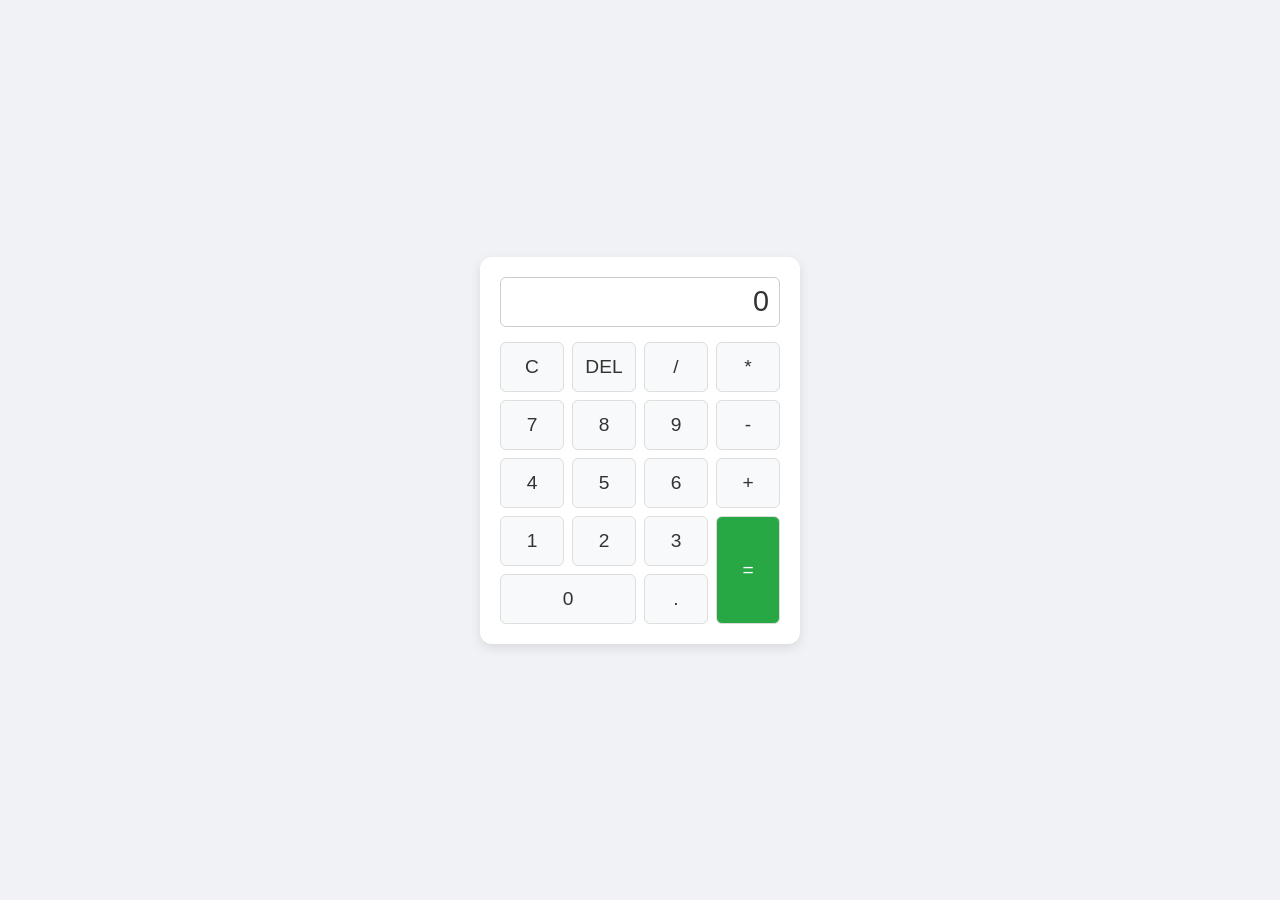
<file: Task1-Calculator/index.html>
<html>
<head>
    <title>Calculator</title>
    <link rel="stylesheet" href="style.css">
</head>
<body>

    <div class="calculator-box">
        
        <input type="text" id="calc-screen" readonly value="0">
        
        <div class="button-grid">
            <button onclick="clearScreen()">C</button>
            <button onclick="backspace()">DEL</button>
            <button onclick="addOperator('/')">/</button>
            <button onclick="addOperator('*')">*</button>

            <button onclick="addNumber('7')">7</button>
            <button onclick="addNumber('8')">8</button>
            <button onclick="addNumber('9')">9</button>
            <button onclick="addOperator('-')">-</button>

            <button onclick="addNumber('4')">4</button>
            <button onclick="addNumber('5')">5</button>
            <button onclick="addNumber('6')">6</button>
            <button onclick="addOperator('+')">+</button>

            <button onclick="addNumber('1')">1</button>
            <button onclick="addNumber('2')">2</button>
            <button onclick="addNumber('3')">3</button>
            <button class="submit-btn" onclick="runCalculation()">=</button>

            <button class="double-width" onclick="addNumber('0')">0</button>
            <button onclick="addNumber('.')">.</button>
        
        </div>
    
    </div>

    <script src="script.js"></script>

</body>
</html>
</file>
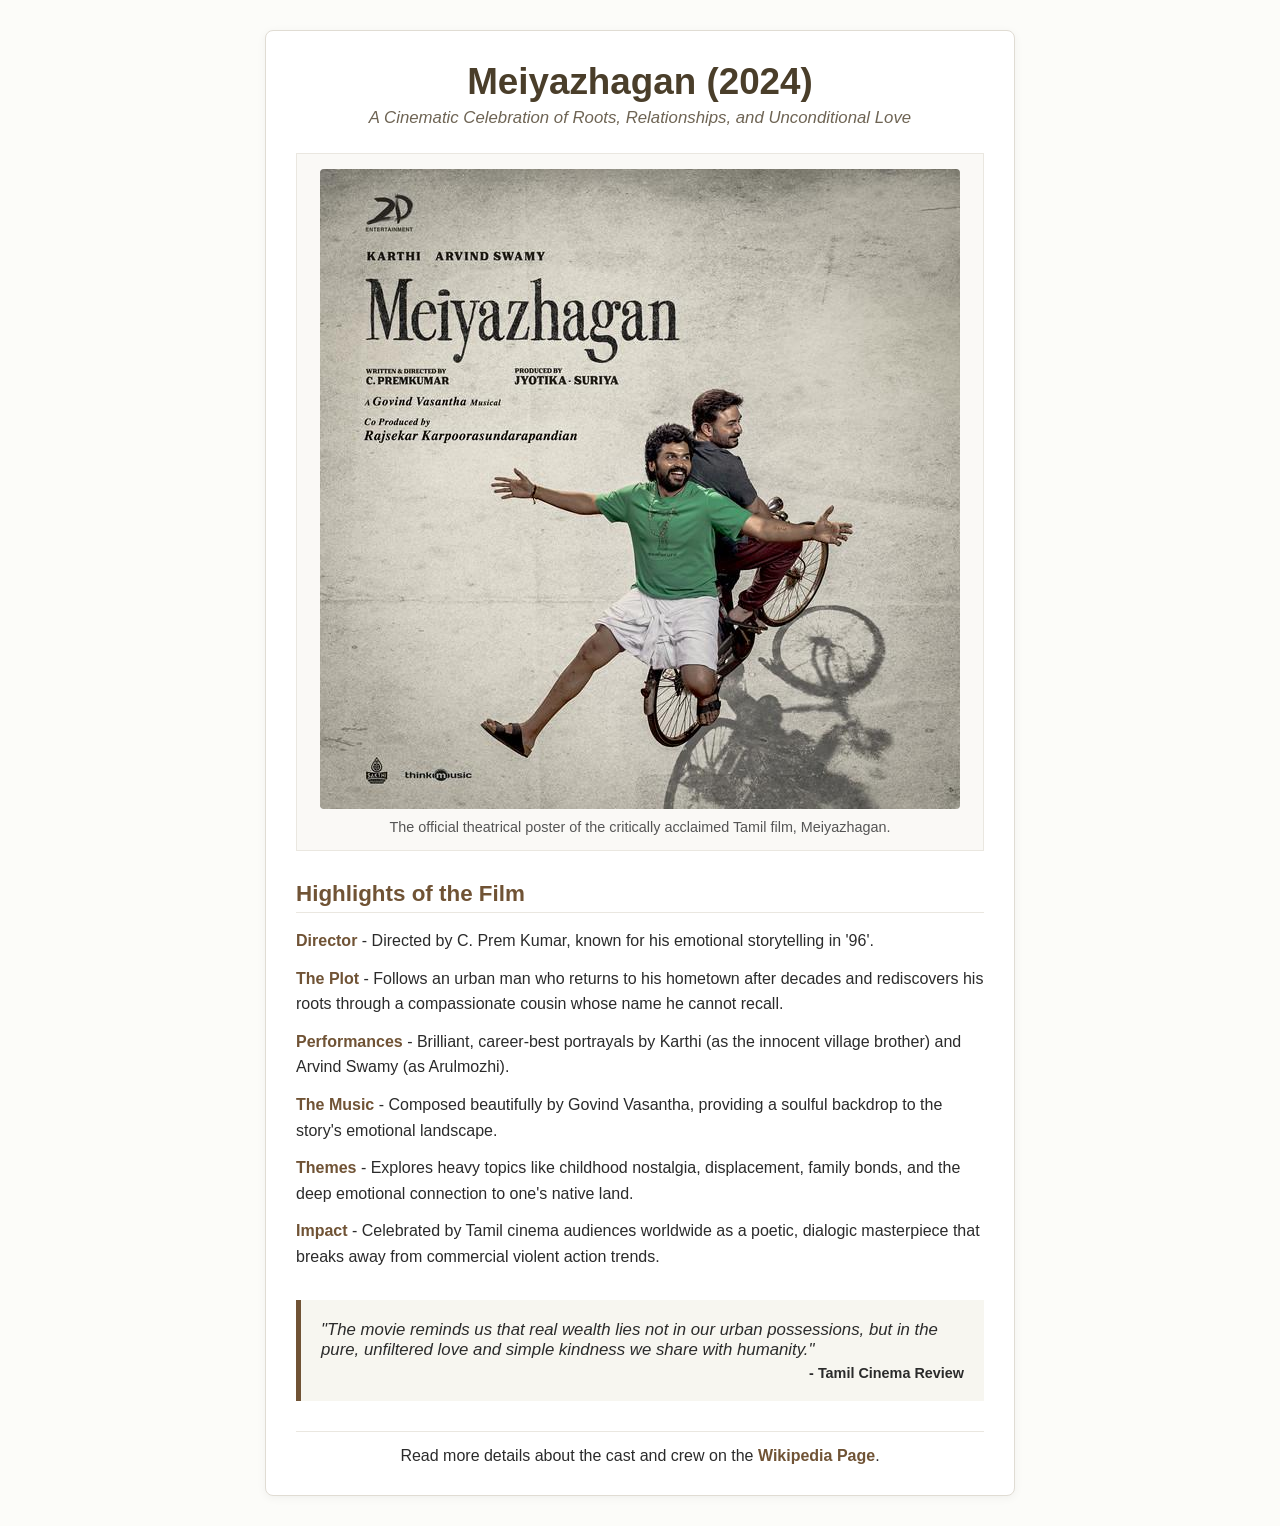
<file: Task2-TributePage/index.html>
<html>
<head>
    <title>Tribute Page - Meiyazhagan</title>
    <link rel="stylesheet" href="style.css">
</head>
<body>

    <div class="main-box">
        
        <div class="header-section">
            <h1>Meiyazhagan (2024)</h1>
            <p>A Cinematic Celebration of Roots, Relationships, and Unconditional Love</p>
        </div>

        <div class="photo-box">
            <img src="meiyazhagan.jpeg" alt="Meiyazhagan Movie Poster">
            <p class="caption">The official theatrical poster of the critically acclaimed Tamil film, Meiyazhagan.</p>
        </div>

        <div class="bio-section">
            <h2>Highlights of the Film</h2>
            <ul>
                <li><strong>Director</strong> - Directed by C. Prem Kumar, known for his emotional storytelling in '96'.</li>
                <li><strong>The Plot</strong> - Follows an urban man who returns to his hometown after decades and rediscovers his roots through a compassionate cousin whose name he cannot recall.</li>
                <li><strong>Performances</strong> - Brilliant, career-best portrayals by Karthi (as the innocent village brother) and Arvind Swamy (as Arulmozhi).</li>
                <li><strong>The Music</strong> - Composed beautifully by Govind Vasantha, providing a soulful backdrop to the story's emotional landscape.</li>
                <li><strong>Themes</strong> - Explores heavy topics like childhood nostalgia, displacement, family bonds, and the deep emotional connection to one's native land.</li>
                <li><strong>Impact</strong> - Celebrated by Tamil cinema audiences worldwide as a poetic, dialogic masterpiece that breaks away from commercial violent action trends.</li>
            </ul>
        </div>

        <div class="quote-section">
            <p class="quote">"The movie reminds us that real wealth lies not in our urban possessions, but in the pure, unfiltered love and simple kindness we share with humanity."</p>
            <p class="author">- Tamil Cinema Review</p>
        </div>

        <div class="footer-section">
            <p>Read more details about the cast and crew on the <a href="https://en.wikipedia.org/wiki/Meiyazhagan" target="_blank">Wikipedia Page</a>.</p>
        </div>

    </div>

</body>
</html>
</file>
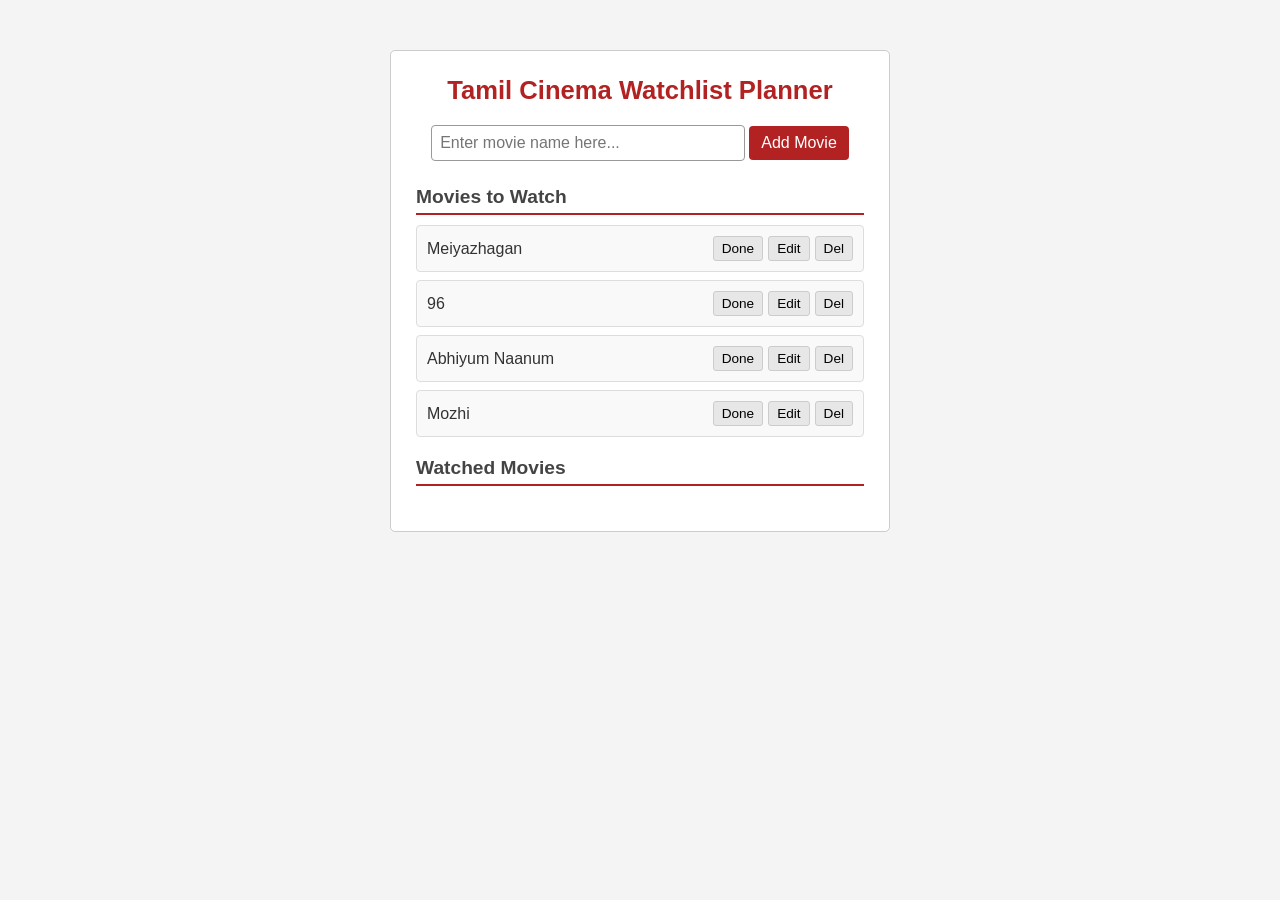
<file: Task3-TodoApp/index.html>
<html>
<head>
    <title>My Movie Watchlist</title>
    <link rel="stylesheet" href="style.css">
</head>
<body>

    <div class="main-container">
        <h1>Tamil Cinema Watchlist Planner</h1>
        
        <div class="add-box">
            <input type="text" id="movie-input" placeholder="Enter movie name here...">
            <button onclick="addMovie()">Add Movie</button>
        </div>

        <div class="column-section">
            <h2>Movies to Watch</h2>
            <ul id="pending-list"></ul>
        </div>

        <div class="column-section">
            <h2>Watched Movies</h2>
            <ul id="completed-list"></ul>
        </div>
    </div>

    <script src="script.js"></script>
</body>
</html>
</file>
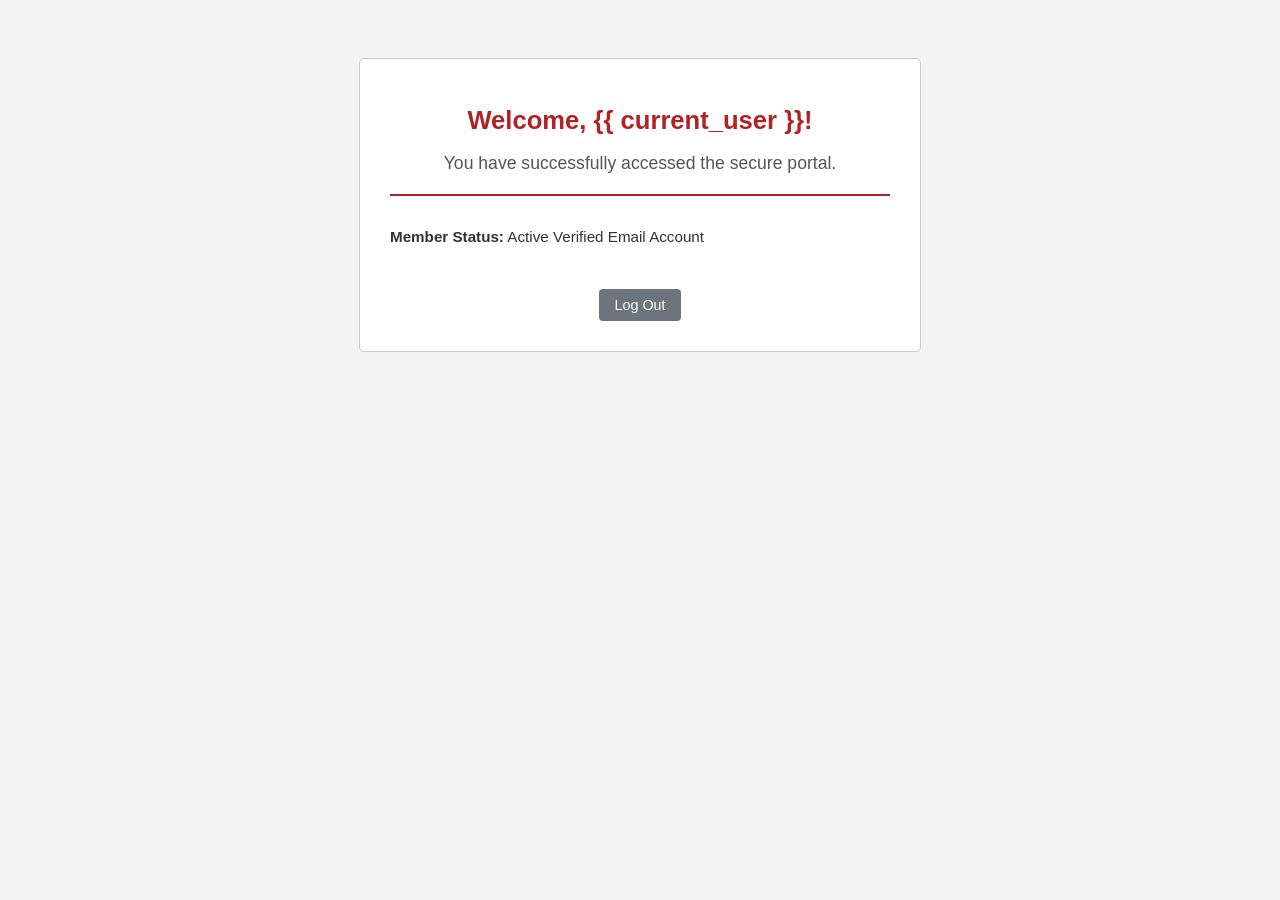
<file: Task4-LoginAuth/templates/dashboard.html>
<html>
<head>
    <title>Member Dashboard</title>
    <style>
        body { font-family: Arial, sans-serif; background-color: #f4f4f4; padding: 50px 20px; }
        .dashboard-box { max-width: 500px; margin: 0 auto; background: white; padding: 30px; border: 1px solid #cccccc; border-radius: 5px; text-align: center; }
        h1 { color: #b22222; font-size: 1.6rem; margin-bottom: 15px; }
        .welcome-msg { font-size: 1.1rem; margin-bottom: 20px; color: #555555; }
        .content-area { border-top: 2px solid #b22222; padding-top: 15px; text-align: left; font-size: 0.95rem; line-height: 1.5; color: #333333; }
        .logout-link { display: inline-block; margin-top: 25px; padding: 8px 15px; background-color: #6c757d; color: white; text-decoration: none; border-radius: 4px; font-size: 0.9rem; }
        .logout-link:hover { background-color: #5a6268; }
    </style>
</head>
<body>
    <div class="dashboard-box">
        <h1>Welcome, {{ current_user }}!</h1>
        <p class="welcome-msg">You have successfully accessed the secure portal.</p>
        <div class="content-area">
            <p><strong>Member Status:</strong> Active Verified Email Account</p>
        </div>
        <a href="/logout" class="logout-link">Log Out</a>
    </div>
</body>
</html>
</file>
<file: Task1-Calculator/style.css>
* {
    margin: 0;
    padding: 0;
    box-sizing: border-box;
    font-family: Arial, sans-serif;
}

body {
    background-color: #f0f2f5;
    display: flex;
    justify-content: center;
    align-items: center;
    height: 100vh;
}

.calculator-box {
    background-color: #ffffff;
    width: 320px;
    padding: 20px;
    border-radius: 12px;
    box-shadow: 0 4px 12px rgba(0, 0, 0, 0.1);
}

#calc-screen {
    width: 100%;
    height: 50px;
    background-color: #ffffff;
    border: 1px solid #cccccc;
    border-radius: 6px;
    font-size: 1.8rem;
    text-align: right;
    padding: 5px 10px;
    color: #333333;
    margin-bottom: 15px;
}

.button-grid {
    display: grid;
    grid-template-columns: repeat(4, 1fr);
    gap: 8px;
}

button {
    height: 50px;
    font-size: 1.2rem;
    border: 1px solid #dddddd;
    border-radius: 6px;
    background-color: #f8f9fa;
    color: #333333;
    cursor: pointer;
}

button:hover {
    background-color: #e2e6ea;
}

.submit-btn {
    grid-row: span 2;
    height: 108px;
    background-color: #28a745;
    color: #ffffff;
}

.submit-btn:hover {
    background-color: #218838;
}

.double-width {
    grid-column: span 2;
}
</file>
<file: Task2-TributePage/style.css>
* {
    margin: 0;
    padding: 0;
    box-sizing: border-box;
}

body {
    font-family: Arial, sans-serif;
    background-color: #fcfcf9;
    color: #2b2b2b;
    padding: 30px 15px;
}

.main-box {
    max-width: 750px;
    margin: 0 auto;
    background-color: #ffffff;
    padding: 30px;
    border: 1px solid #e0dcd3;
    border-radius: 8px;
    box-shadow: 0 2px 10px rgba(0,0,0,0.05);
}

.header-section {
    text-align: center;
    margin-bottom: 25px;
}

.header-section h1 {
    font-size: 2.3rem;
    color: #4a3e2a;
    margin-bottom: 5px;
}

.header-section p {
    font-size: 1.05rem;
    color: #6e6454;
    font-style: italic;
}

.photo-box {
    background-color: #faf9f6;
    padding: 15px;
    text-align: center;
    border: 1px solid #eae7e0;
    margin-bottom: 30px;
}

.photo-box img {
    max-width: 100%;
    height: auto;
    border-radius: 4px;
}

.caption {
    font-size: 0.9rem;
    color: #555555;
    margin-top: 10px;
}

.bio-section h2 {
    font-size: 1.4rem;
    color: #705335;
    margin-bottom: 15px;
    border-bottom: 1px solid #eae7e0;
    padding-bottom: 5px;
}

.bio-section ul {
    list-style-type: none;
}

.bio-section li {
    margin-bottom: 12px;
    font-size: 1rem;
    line-height: 1.6;
}

.bio-section strong {
    color: #705335;
}

.quote-section {
    background-color: #f7f6f0;
    padding: 20px;
    margin: 30px 0;
    border-left: 5px solid #705335;
}

.quote {
    font-size: 1.05rem;
    font-style: italic;
    margin-bottom: 5px;
}

.author {
    font-size: 0.9rem;
    font-weight: bold;
    text-align: right;
}

.footer-section {
    text-align: center;
    margin-top: 25px;
    padding-top: 15px;
    border-top: 1px solid #eae7e0;
}

.footer-section a {
    color: #705335;
    text-decoration: none;
    font-weight: bold;
}

.footer-section a:hover {
    text-decoration: underline;
}
</file>
<file: Task3-TodoApp/style.css>
* {
    margin: 0;
    padding: 0;
    box-sizing: border-box;
}

body {
    font-family: Arial, sans-serif;
    background-color: #f4f4f4;
    color: #333333;
    padding: 20px;
}

.main-container {
    max-width: 500px;
    margin: 30px auto;
    background-color: #ffffff;
    padding: 25px;
    border: 1px solid #cccccc;
    border-radius: 5px;
}

h1 {
    font-size: 1.6rem;
    color: #b22222;
    text-align: center;
    margin-bottom: 20px;
}

.add-box {
    margin-bottom: 25px;
    text-align: center;
}

#movie-input {
    width: 70%;
    padding: 8px;
    font-size: 1rem;
    border: 1px solid #999999;
    border-radius: 4px;
}

.add-box button {
    padding: 8px 12px;
    font-size: 1rem;
    background-color: #b22222;
    color: white;
    border: none;
    border-radius: 4px;
    cursor: pointer;
}

.add-box button:hover {
    background-color: #8b0000;
}

.column-section {
    margin-bottom: 20px;
}

.column-section h2 {
    font-size: 1.2rem;
    color: #444444;
    border-bottom: 2px solid #b22222;
    padding-bottom: 5px;
    margin-bottom: 10px;
}

ul {
    list-style-type: none;
}

li {
    background-color: #f9f9f9;
    border: 1px solid #dddddd;
    padding: 10px;
    margin-bottom: 8px;
    border-radius: 4px;
    display: flex;
    justify-content: space-between;
    align-items: center;
}

.movie-title {
    font-size: 1rem;
}

.btn-group button {
    margin-left: 5px;
    padding: 4px 8px;
    font-size: 0.85rem;
    cursor: pointer;
    background-color: #e7e7e7;
    color: black;
    border: 1px solid #cccccc;
    border-radius: 3px;
}

.btn-group button:hover {
    background-color: #ddd;
}

#completed-list .movie-title {
    text-decoration: line-through;
    color: #888888;
}
</file>
